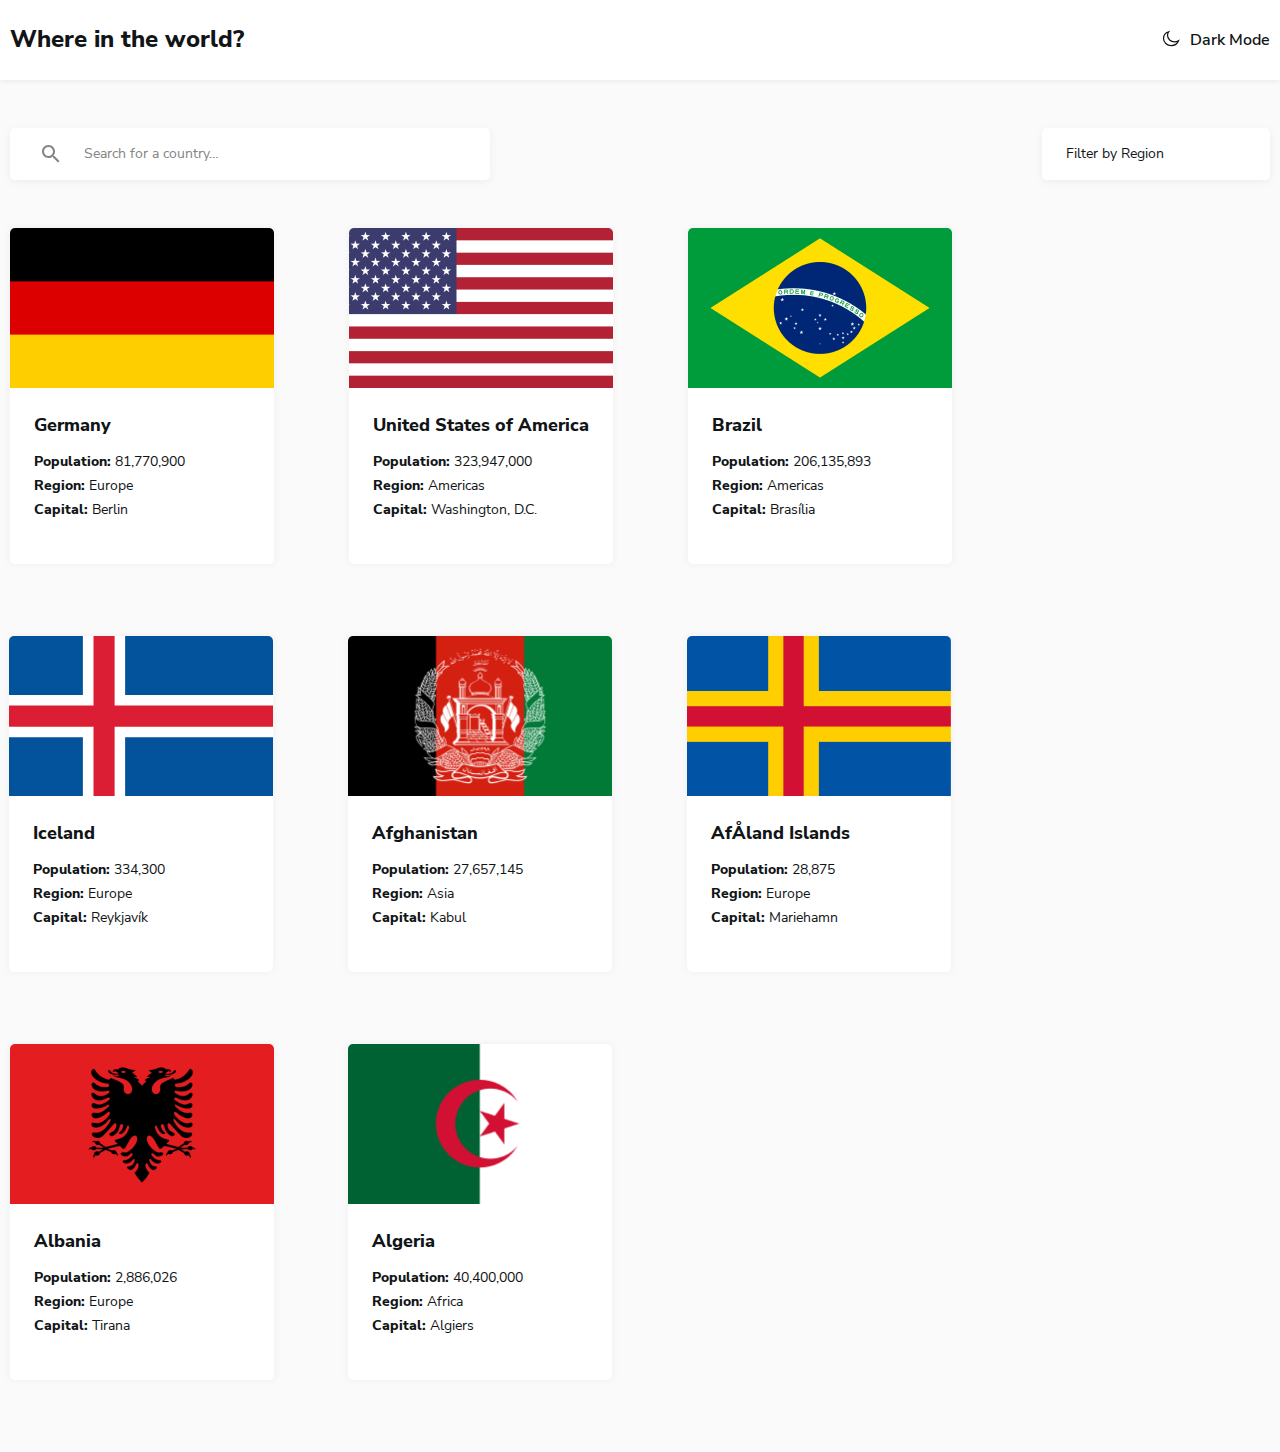
<file: index.html>
<!DOCTYPE html>
<html lang="en">
<head>
  <meta charset="UTF-8">
  <meta http-equiv="X-UA-Compatible" content="IE=edge">
  <meta name="viewport" content="width=device-width, initial-scale=1.0">
  <title>Countries</title>

  <!-- Stylesheets -->
  <link rel="stylesheet" href="css/normalize.css">
  <link rel="stylesheet" href="css/styles.css">
</head>
<body>
<header class="site-header">
<div class="header-container container">
  <h1 class="site-logo">
    <a class="site-logo-link" href="index.html">Where in the world?</a>
  </h1>
  <button class="button" type="button">
    <span class="button-content">
      <svg class="button-moon" width="18" height="17" fill="none" xmlns="http://www.w3.org/2000/svg"><path fill-rule="evenodd" clip-rule="evenodd" d="M12.553 11.815c-3.884 0-7.034-2.887-7.034-6.447 0-1.343.448-2.586 1.212-3.618C3.691 2.695 1.5 5.331 1.5 8.438c0 3.9 3.45 7.062 7.704 7.062 3.389 0 6.266-2.007 7.296-4.796a7.458 7.458 0 0 1-3.947 1.111Z" fill="#fff" stroke="currentColor" stroke-width="1.25"/></svg>
    Dark Mode
    </span>
  </button>
</div>
</header>

<main class="main-content">
 <div class="container">
  <form class="global-search-form" action="https://echo.htmlacademy.ru" method="get">
    <input class="global-search-input" type="search" name="search" placeholder="Search for a country…" aria-label="search" required>
    <input class="region-list-input" type="text" name="region" list="region-list" placeholder="Filter by Region" aria-label="region" required>
    <datalist class="region-list-datalist" id="region-list">
      <option value="Africa">Africa</option>
      <option value="America">America</option>
      <option value="Asia">Asia</option>
      <option value="Europe">Europe</option>
      <option value="Oceania">Oceania</option>
    </datalist>
  </form>
  <div class="country-grid">
      <a class="country-link" href="belgium.html">
        <img class="flag-img" src="img/flag-germany.png" alt="Flag Germany" width="264  " height="160" srcset="img/flag-germany.png 1x, img/flag-germany@2x.png 2x">
     <div class="country-content">
      <h2 class="country-header">Germany</h2>
      <p class="country-text"><strong>Population:</strong> 81,770,900</p>
      <p class="country-text"><strong>Region:</strong> Europe</p>
      <p class="country-text"><strong>Capital:</strong> Berlin</p>
     </div>
      </a>
      <a class="country-link" href="belgium.html">
        <img class="flag-img" src="img/flag-usa.png" alt="Flag USA" width="264" height="160" srcset="img/flag-usa.png 1x, img/flag-usa@2x.png 2x">
     <div class="country-content">
      <h2 class="country-header">United States of America</h2>
      <p class="country-text"><strong>Population:</strong> 323,947,000</p>
      <p class="country-text"><strong>Region:</strong> Americas</p>
      <p class="country-text"><strong>Capital:</strong> Washington, D.C.</p>
     </div>
      </a>
      <a class="country-link" href="belgium.html">
        <img class="flag-img" src="img/flag-brazil.png" alt="Flag Brazil" width="264" height="160" srcset="img/flag-brazil.png 1x, img/flag-brazil@2x.png 2x">
     <div class="country-content">
      <h2 class="country-header">Brazil</h2>
      <p class="country-text"><strong>Population:</strong> 206,135,893</p>
      <p class="country-text"><strong>Region:</strong> Americas</p>
      <p class="country-text"><strong>Capital:</strong> Brasília</p>
     </div>
      </a>
      <a class="country-link" href="belgium.html">
        <img class="flag-img" src="img/flag-iceland.png" alt="Flag Iceland" width="264" height="160" srcset="img/flag-iceland.png 1x, img/flag-iceland@2x.png 2x">
     <div class="country-content">
      <h2 class="country-header">Iceland</h2>
      <p class="country-text"><strong>Population:</strong> 334,300</p>
      <p class="country-text"><strong>Region:</strong> Europe</p>
      <p class="country-text"><strong>Capital:</strong> Reykjavík</p>
     </div>
      </a>
      <a class="country-link" href="belgium.html">
        <img class="flag-img" src="img/flag-afghanistan.png" alt="Flag Afghanistan" width="267" height="160" srcset="img/flag-afghanistan.png 1x, img/flag-afghanistan@2x.png 2x">
     <div class="country-content">
      <h2 class="country-header">Afghanistan</h2>
      <p class="country-text"><strong>Population:</strong> 27,657,145</p>
      <p class="country-text"><strong>Region:</strong> Asia</p>
      <p class="country-text"><strong>Capital:</strong> Kabul</p>
     </div>
      </a>
      <a class="country-link" href="belgium.html">
        <img class="flag-img" src="img/flag-aland.png" alt="Flag Åland Islands" width="264" height="160" srcset="img/flag-aland.png 1x, img/flag-aland@2x.png 2x">
     <div class="country-content">
      <h2 class="country-header">AfÅland Islands</h2>
      <p class="country-text"><strong>Population:</strong> 28,875</p>
      <p class="country-text"><strong>Region:</strong> Europe</p>
      <p class="country-text"><strong>Capital:</strong> Mariehamn</p>
     </div>
      </a>
      <a class="country-link" href="belgium.html">
        <img class="flag-img" src="img/flag-albania.png" alt="Flag Albania" width="264" height="160" srcset="img/flag-albania.png 1x, img/flag-albania@2x.png 2x">
     <div class="country-content">
      <h2 class="country-header">Albania</h2>
      <p class="country-text"><strong>Population:</strong> 2,886,026</p>
      <p class="country-text"><strong>Region:</strong> Europe</p>
      <p class="country-text"><strong>Capital:</strong> Tirana</p>
     </div>
      </a>
      <a class="country-link" href="belgium.html">
        <img class="flag-img" src="img/flag-algeria.png" alt="Flag Algeria" width="264" height="160" srcset="img/flag-algeria.png 1x, img/flag-algeria@2x.png 2x">
     <div class="country-content">
      <h2 class="country-header">Algeria</h2>
      <p class="country-text"><strong>Population:</strong> 40,400,000</p>
      <p class="country-text"><strong>Region:</strong> Africa</p>
      <p class="country-text"><strong>Capital:</strong> Algiers</p>
     </div>
      </a>
  </div>
 </div>
</main>
<script src="js/main.js"></script>
</body>
</html>
</file>
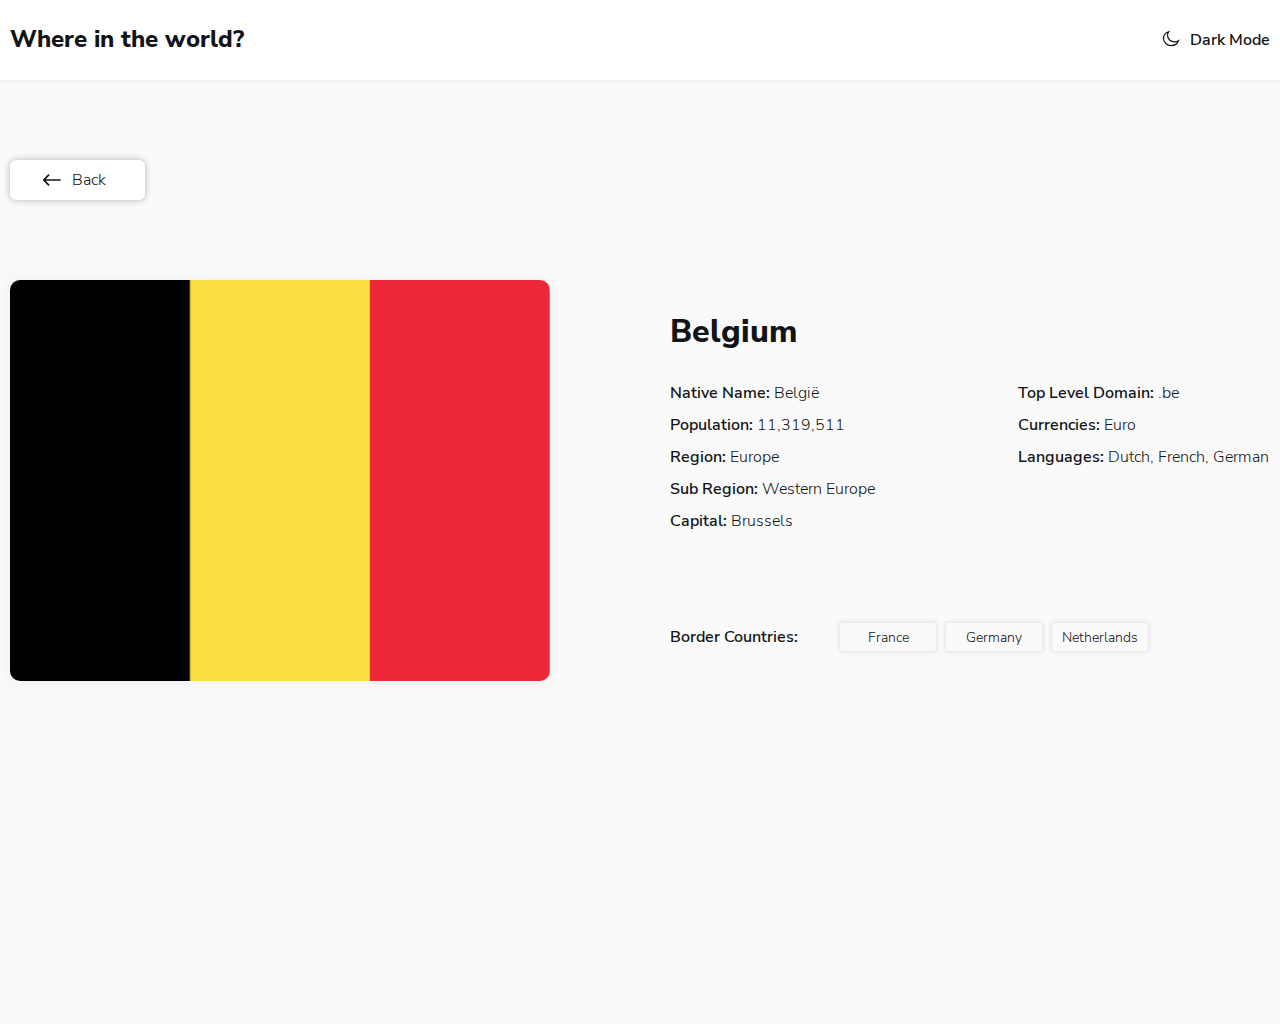
<file: belgium.html>
<!DOCTYPE html>
<html lang="en">
<head>
  <meta charset="UTF-8">
  <meta http-equiv="X-UA-Compatible" content="IE=edge">
  <meta name="viewport" content="width=device-width, initial-scale=1.0">
  <title>Belgium</title>

  <!-- Stylesheets -->
  <link rel="stylesheet" href="css/normalize.css">
  <link rel="stylesheet" href="css/styles.css">
</head>
<body>
  <header class="site-header">
    <div class="header-container container">
      <h1 class="site-logo">
        <a class="site-logo-link" href="index.html">Where in the world?</a>
      </h1>
      <button class="button" type="submit">
        <div class="button-content">
          <svg class="button-moon" width="18" height="17" fill="none" xmlns="http://www.w3.org/2000/svg"><path fill-rule="evenodd" clip-rule="evenodd" d="M12.553 11.815c-3.884 0-7.034-2.887-7.034-6.447 0-1.343.448-2.586 1.212-3.618C3.691 2.695 1.5 5.331 1.5 8.438c0 3.9 3.45 7.062 7.704 7.062 3.389 0 6.266-2.007 7.296-4.796a7.458 7.458 0 0 1-3.947 1.111Z" fill="#fff" stroke="currentColor" stroke-width="1.25"/></svg>
          Dark Mode
        </div>
      </button>
    </div>
  </header>

  <main class="main-content">
    <div class="country-container container">
      <a class="back-link" href="index.html">Back</a>
      <div class="content-country">
        <img class="flag-country" src="img/flag-belgium.png" alt="Flag Belgium" width="560" height="401" srcset="img/flag-belgium.png 1x, img/flag-belgium@2x.png 2x">
        <div class="country-wrapper">
          <h1 class="country-name">Belgium</h1>
          <div class="text-wrap">
            <p class="text-country"><strong class="text-country-info">Native Name:</strong> België
              <br><strong class="text-country-info">Population: </strong>11,319,511
              <br> <strong class="text-country-info">Region:</strong> Europe
              <br> <strong class="text-country-info">Sub Region:</strong> Western Europe
              <br><strong class="text-country-info">Capital:</strong> Brussels</p>
              <p class="text-country"><strong class="text-country-info">Top Level Domain:</strong> .be
                <br><strong class="text-country-info">Currencies:</strong> Euro
                <br><strong class="text-country-info">Languages:</strong> Dutch, French, German</p>
              </div>
              <div class="country-border-wrapper">
                <h3 class="country-border">Border Countries: </h3>
                <div class="border-link-content"><a class="country-border-link" href="#">France</a>
                  <a class="country-border-link" href="#">Germany</a>
                  <a class="country-border-link" href="#">Netherlands</a>
                </div>
              </div>
            </div>
          </div>

        </div>
      </main>
      <script src="js/main.js"></script>
    </body>
    </html>
</file>
<file: css/styles.css>
/* GLOBAL */
:root{
  --text-black: #111517;
  --white: #fff;
  --bg-grey: #fafafa;
  --hover-color: rgb(114, 114, 187);
  --bg-header-dark: #2B3844;
  --bg-color-dark: #202C36;
  --grey: #848484;
  --bg-header: var(--white);
  --bg-color: var(--bg-grey);
  --text-color: var(--text-black);
  --search-color: var(--grey);
  --outline-color: var(--bg-header-dark);
  --search-icon-white: url("../img/icon-search-black.svg");
  --search-icon-dark: url("../img/icon-search-white.svg");
  --search-icon: var(--search-icon-white);
  --pointer-white: url("../img/pointer.svg");
  --pointer-dark: url("../img/pointer-dark.svg");
  --back-icon:var(--pointer-white);
}

.dark-mode{
  --bg-header: var(--bg-header-dark);
  --bg-color: var(--bg-color-dark);
  --text-color: var(--white);
  --search-color: var(--white);
  --outline-color: var(--white);
  --search-icon: var(--search-icon-dark);
  --back-icon: var(--pointer-dark);
}

@font-face {
  font-family: "Nunito Sans";
  src: url("../fonts/NunitoSans-ExtraBold.woff2") format("woff2"),
  url("../fonts/NunitoSans-ExtraBold.woff") format("woff");
  font-weight: bold;
  font-style: normal;
  font-display: swap;
}

@font-face {
  font-family: "Nunito Sans";
  src: url("../fonts/NunitoSans-SemiBold.woff2") format("woff2"),
  url("../fonts/NunitoSans-SemiBold.woff") format("woff");
  font-weight: 600;
  font-style: normal;
  font-display: swap;
}

@font-face {
  font-family: "Nunito Sans";
  src: url("../fonts/NunitoSans-Regular.woff2") format("woff2"),
  url("../fonts/NunitoSans-Regular.woff") format("woff");
  font-weight: normal;
  font-style: normal;
  font-display: swap;
}

@font-face {
  font-family: "Nunito Sans";
  src: url("../fonts/NunitoSans-Light.woff2") format("woff2"),
  url("../fonts/NunitoSans-Light.woff") format("woff");
  font-weight: 300;
  font-style: normal;
  font-display: swap;
}


html{
  height: 100%;
  box-sizing: border-box;
  scroll-behavior: smooth;
}

*,
*::before,
*::after{
  box-sizing: inherit;
}

*:focus{
  outline: 2px dashed var(--outline-color);
  outline-offset: 3px;
}

body{
  display: flex;
  flex-direction: column;
  height: 100%;
  padding: 0;
  margin: 0;
  font-family: "Nunito Sans", "Arial", sans-serif;
  font-size: 14px;
  line-height: 16px;
  background-color: var(--bg-color);
  color: var(--text-color);
}

img{
  max-width: 100%;
  height: auto;
}

.container{
  max-width: 1300px;
  width: 100%;
  padding-left: 10px;
  padding-right: 10px;
  margin-left: auto;
  margin-right: auto;
}

.main-content{
  flex-grow: 1;
  padding-top: 48px;
  padding-bottom: 45px;
}

.site-header {
  background-color: var(--bg-header);
  padding-top: 23px;
  padding-bottom: 24px;
  box-shadow: 0px 2px 4px rgba(0, 0, 0, 0.0562443);
  box-sizing: border-box;
}

.header-container {
  display: flex;
  align-items: center;
}

.site-logo {
  margin: 0;
  margin-right: auto;
  white-space: nowrap;
}

.site-logo-link {
  text-decoration: none;
  color: var(--text-color);
  font-weight: 800;
  font-size: 24px;
  line-height: 33px;
}

.site-logo-link:hover{
  color: var(--hover-color);
}

.site-logo-link:active{
  opacity: 0.6;
}

.button {
  display: inline-block;
  border: none;
  background-color: transparent;
  white-space: nowrap;
  padding: 0;
  font-weight: 600;
  font-size: 16px;
  line-height: 22px;
  color: var(--text-color);
}

.button:hover{
  color: var(--hover-color);
}

.button:active{
  opacity: 0.8;
}

.button-content {
  display: flex;
  align-items: center;
}

.button-moon{
  display: block;
  width: 20px;
  height: 20px;
  object-fit: cover;
  margin-right: 8px;
}

.global-search-form {
  display: flex;
  align-items: center;
  margin-bottom: 48px;
  font-weight: 400;
  line-height: 20px;
}

.global-search-input {
  width: 480px;
  padding: 18px 30px 18px 74px;
  border: 0;
  box-shadow: 0px 2px 9px rgba(0, 0, 0, 0.0532439);
  background-color: var(--bg-header);
  border-radius: 5px;
  margin-right: auto;
  color: var(--search-color);
  background-image: var(--search-icon);
  background-repeat: no-repeat;
  background-size: auto;
  background-position: left 32px center;
}

.global-search-input::placeholder{
  color: var(--search-color);
}

.region-list-input {
  padding: 18px 24px;
  border: 0;
  background-color: var(--bg-header);
  box-shadow: 0px 2px 9px rgba(0, 0, 0, 0.0532439);
  border-radius: 5px;
  color: var(--text-color);
}

.region-list-input::placeholder{
  color: var(--text-color);
}

.country-grid {
  display: flex;
  flex-wrap: wrap;
  margin-left: -75px;
  margin-bottom: -72px;
}

.country-link {
  max-width: 264px;
  margin-left: 75px;
  margin-bottom: 72px;
  padding-bottom: 46px;
  display: flex;
  flex-direction: column;
  flex-grow: 1;
  text-decoration: none;
  background-color: var(--bg-header);
  box-shadow: 0px 0px 7px 2px rgba(0, 0, 0, 0.0294384);
  border-radius: 5px;
  color: var(--text-color);
}

.country-link:nth-child(4n){
  margin-left: 74px;
}

.flag-img {
  display: block;
  width: 264px;
  height: 160px;
  object-fit: cover;
  margin-bottom: 24px;
  border-radius: 5px 5px 0px 0px;
}

.country-content {
  padding-left: 24px;
}

.country-header {
  font-weight: 800;
  font-size: 18px;
  line-height: 26px;
  margin-top: 0;
  margin-bottom: 16px;
}
.country-text{
  margin: 0;
  padding: 0;
}

.country-text:not(:last-child){
  margin-bottom: 8px;
}

.country-container {
  padding-top: 32px;
  padding-bottom: 298px;
}

.back-link {
  display: inline-block;
  padding: 10px 39px 10px 62px;
  margin-bottom: 80px;
  text-decoration: none;
  background-color: var(--bg-header);
  background-image: var(--back-icon);
  background-repeat: no-repeat;
  background-position: 32px center;
  background-size: auto;
  font-weight: 300;
  font-size: 16px;
  line-height: 20px;
  box-shadow: 0px 0px 7px rgba(0, 0, 0, 0.293139);
  border-radius: 6px;
  color: var(--text-color);
}

.content-country {
  display: flex;
  align-items: center;
}

.flag-country {
  width: 560px;
  height: 401px;
  object-fit: cover;
  margin-right: 120px;
  border-radius: 10px;
  box-shadow: 0px 0px 14px 4px rgba(0, 0, 0, 0.0294384);
}

.country-name {
  margin-top: 0;
  margin-bottom: 23px;
  font-weight: 800;
  font-size: 32px;
  line-height: 44px;
}

.text-wrap {
  display: flex;
  margin-bottom: 70px;
}

.text-country {
  margin-top: 0;
  width: 252px;
  font-weight: 300;
  font-size: 16px;
  line-height: 32px;
}

.text-country:not(:last-child){
  margin-right: 96px;
}

.text-country-info{
  font-weight: 600;
}

.country-border-wrapper {
  display: flex;
  align-items: center;
  flex-wrap: nowrap;
}

.country-border {
  margin: 0;
  margin-right: 42px;
  font-weight: 600;
  font-size: 16px;
  line-height: 24px;
}

.border-link-content{
  display: flex;
  align-items: center;
  flex-grow: 1;
  margin-bottom: -10px;
}

.country-border-link {
  display: inline-block;
  text-align: center;
  width: 96px;
  margin-bottom: 10px;
  text-decoration: none;
  box-shadow: 0px 0px 4px 1px rgba(0, 0, 0, 0.104931);
  border-radius: 2px;
  color: var(--text-color);
  padding-top: 5px;
  padding-bottom: 4px;
  font-weight: 300;
  line-height: 19px;
}

.country-border-link:not(:last-child){
  margin-right: 10px;
}

@media
only screen and (-webkit-min-device-pixel-ratio: 2),
only screen and (   min--moz-device-pixel-ratio: 2),
only screen and (     -o-min-device-pixel-ratio: 2/1),
only screen and (        min-device-pixel-ratio: 2),
only screen and (                min-resolution: 192dpi),
only screen and (                min-resolution: 2dppx) {
  .global-search-input {
    background-image: url("../img/icon-search-black.svg");
  }

}
</file>
